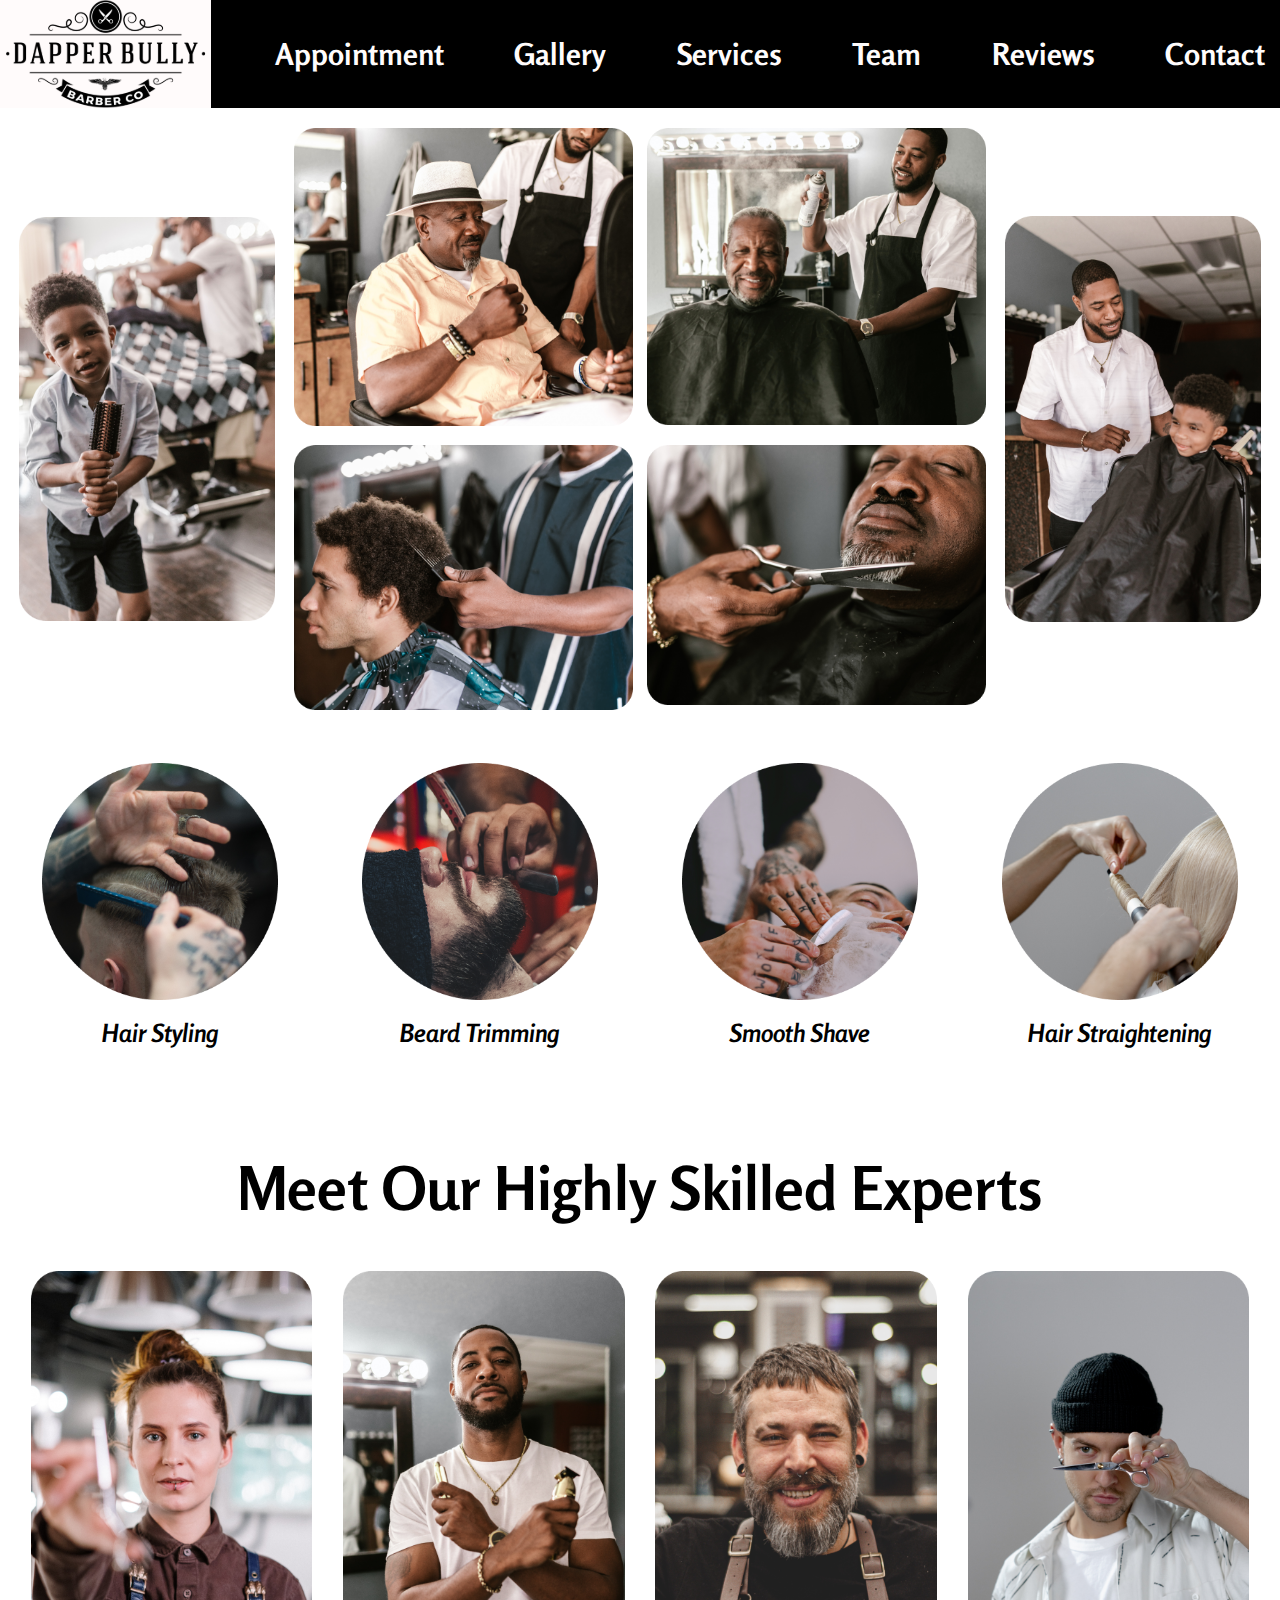
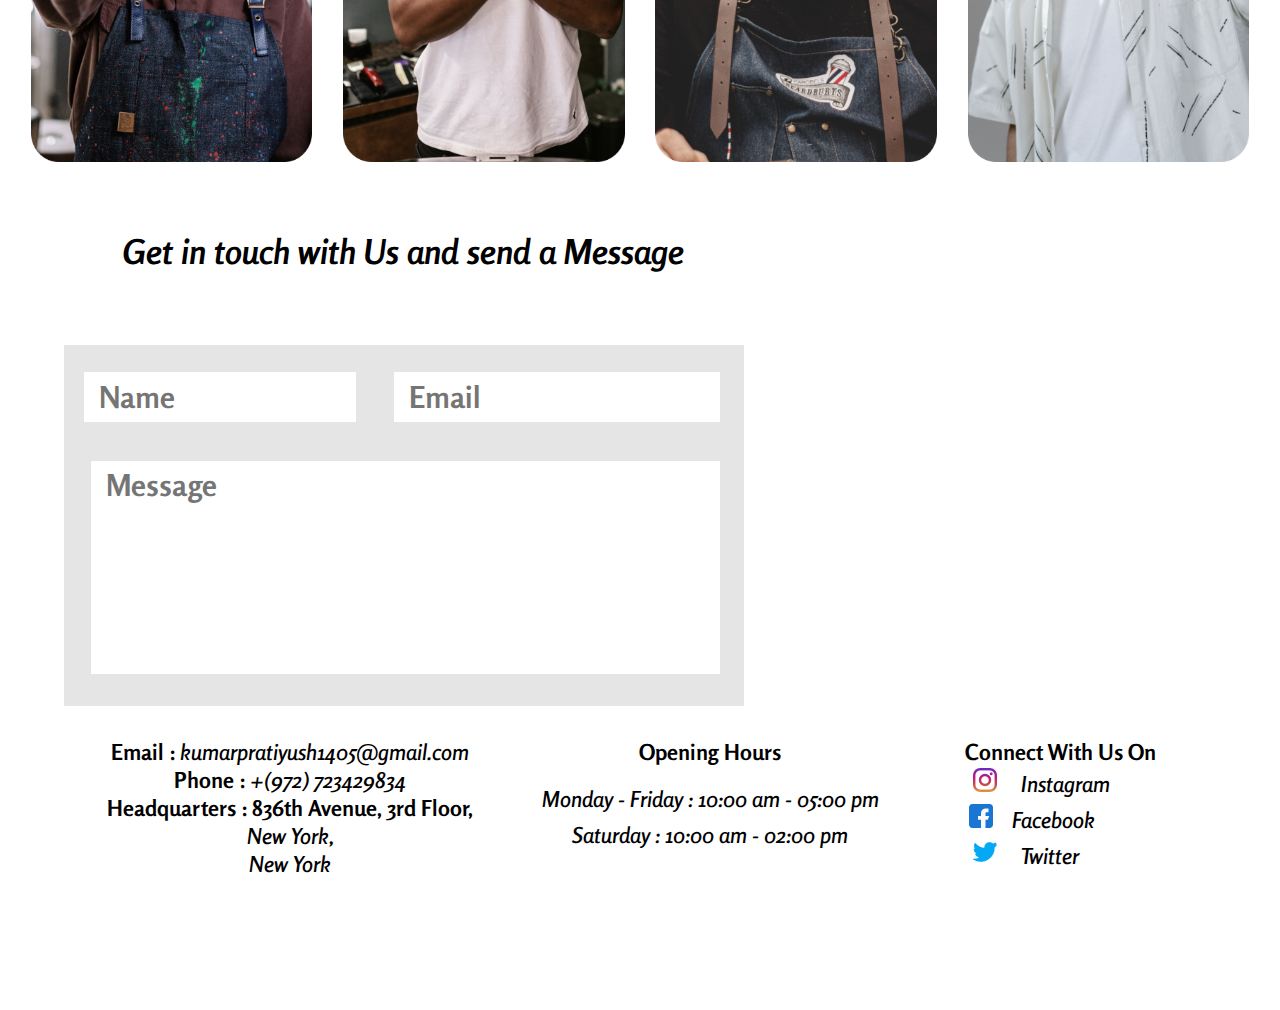
<file: index.html>
<!DOCTYPE html>
<html lang="en">
<head>
    <meta charset="UTF-8">
    <meta http-equiv="X-UA-Compatible" content="IE=edge">
    <meta name="viewport" content="width=device-width, initial-scale=1.0">
    <title>Barbershop</title>
    <link href="https://fonts.googleapis.com/css2?family=Rosario:ital,wght@1,700&display=swap" rel="stylesheet"> 
    <link href="https://fonts.googleapis.com/css2?family=Volkhov&display=swap" rel="stylesheet"> 
    <link rel="stylesheet" href="css/style.css">
    <link rel="icon" href="./images/3017846_day_leprechaun_patrick_st_icon.png">
</head>

<body>

   

    <div class="site-container">

<!----------------HEADER------------------------->

        <header>
            <div class="logo">
                <img src="./images/logo.svg" alt="logo">
            </div>
            <nav>
                <ul>
                    <li class="appointment">Appointment</li>
                    <a href="#gallery"><li class="gallery">Gallery</li></a>
                    <a href="#service"><li class="services">Services</li></a>
                    <a href="#team"><li class="team">Team</li></a>
                    <a href="#"><li class="reviews">Reviews</li></a>
                    <a href="#contact"><li class="contact">Contact</li></a>
                </ul>
            </nav>
        </header>

<!---------------------CONTAINER1---------------------->

     
        <div class="container1">

            <span id="gallery"></span>

            <div class="container1-column-left">
                <img src="./images/1.png" alt="img">
            </div>

            <div class="container1-column-center">

                <div class="column-center-row1">
                    <div class="column-center-img1">
                        <img src="./images/2.png" alt="img">
                    </div>
                    <div class="column-center-img2">
                        <img src="./images/3.png" alt="img">
                    </div>
                </div>

                <div class="column-center-row2">
                    <div class="column-center-img3">
                        <img src="./images/6.png" alt="img">
                    </div>
                    <div class="column-center-img4">
                        <img src="./images/5.png" alt="img">
                    </div>
                </div>

            </div>

            <div class="container1-column-right">
                <img src="./images/4.png" alt="img">
            </div>

        </div>



<!---------------------CONTAINER2-------------------->



        <div class="container2">

            <span id="service"></span>

            <div class="container2-services">

                <div class="container2-services-row1">
                    <figure class="hair-styling">
                        <img src="./images/hairstyling.png" alt="img">
                        <figcaption>Hair Styling</figcaption>
                    </figure>
                    <figure class="beard-trimming">
                        <img src="./images/beardtrimming.png" alt="img">
                        <figcaption>Beard Trimming</figcaption>
                    </figure>
                </div>

                <div class="container2-services-row2">
                    <figure class="smooth-shave">
                        <img src="./images/smoothshave.png" alt="img">
                        <figcaption>Smooth Shave</figcaption>
                    </figure>
                    <figure class="hair-straightening">
                        <img src="./images/hairstraightening.png" alt="img">
                        <figcaption>Hair Straightening</figcaption>
                    </figure>
                </div>
            </div>

            <div class="container2-barber">
                <img src="./images/barber.png" alt="img">
            </div>

        </div>

       


<!-------------------------CONTAINER3------------------->

       

        <div class="container3">

            <span id="team"></span>

            <div class="container3-title">
                <h2>Meet Our Highly Skilled Experts</h2>
            </div>

            <div class="experts">

                <div class="expert1">
                    <a href="./expert1/index.html">
                        <img src="./images/expert1.png" alt="img">
                    </a>
                    <div class="expert1-name">
                        <p>Meredith</p>
                    </div>
                </div>
                <div class="expert2">
                    <a href="./expert2/index.html">
                        <img src="./images/expert2.png" alt="img">
                    </a>
                    <div class="expert2-name">
                        <p>Jason</p>
                    </div>
                </div>
                <div class="expert3">
                    <a href="./expert3/index.html">
                        <img src="./images/expert3.png" alt="img">
                    </a>
                    <div class="expert3-name">
                        <p>Ryan</p>
                    </div>
                </div>
                <div class="expert4">
                    <a href="./expert4/index.html">
                        <img src="./images/expert4.png" alt="img">
                    </a>
                    <div class="expert4-name">
                        <p>James</p>
                    </div>
                </div>

            </div>

        </div>




<!-----------------------CONTAINER4------------------------>


       

        <div class="container4">

            <span id="reviews"></span>

            <div class="container4-content">

                <div class="connection-with-us">
                    <div class="container4-title">
                        <h2>Get in touch with Us and send a Message</h2>
                    </div>
                    <div class="registration">
                        <form>
                            <input type="text" placeholder="Name" class="registration-name">
                            <input type="email" placeholder="Email" class="registration-email">
                            <textarea name="message" placeholder="Message" class="registration-message"></textarea>
                        </form>
                    </div>
                </div>
                <div class="map">
                    <iframe src="https://www.google.com/maps/embed?pb=!1m10!1m8!1m3!1d163906.72612728205!2d14.139708497569163!3d50.0667609444416!3m2!1i1024!2i768!4f13.1!5e0!3m2!1sru!2sua!4v1667820427258!5m2!1sru!2sua" width="600" height="450" style="border:0;" allowfullscreen="" loading="lazy" referrerpolicy="no-referrer-when-downgrade"></iframe>
                </div>
            </div>



<!-- ------------------------FOOTER-------------------- -->


            
            <footer>

                <div class="contacts">
                    <p class="email-contact">
                        <span class="email-ohone-headquarters">Email :</span>
                        <a class="contact-link" href="mailto:kumarpratiyush1405@gmail.com">kumarpratiyush1405@gmail.com</a>
                    </p>
                    <p class="phone-contact">
                        <span class="email-ohone-headquarters">Phone :</span>
                        <a class="contact-link" href="tel:+(972) 723429834">+(972) 723429834</a>
                    </p>
                    <p class="headquarters">
                        <span class="email-ohone-headquarters">Headquarters :</span>
                        <span class="email-ohone-headquarters">836th Avenue, 3rd Floor,</span>
                        <p class="city">New York,</p>
                        <p class="city">New York</p>
                    </p>
                </div>



<!-- --------------------------OPENING-HOURS----------------------------- -->



                <div class="opening-hours">
                    <h3>Opening Hours</h3>
                    <p> <span class="opening-day">Monday</span> - <span class="opening-day">Friday</span> : <span class="time">10:00</span> am - <span class="time">05:00</span> pm</p>
                    <p> <span class="opening-day">Saturday</span> : <span class="time">10:00</span> am - <span class="time">02:00</span> pm</p>
                </div>


<!-- ------------------------CONTACT-WITH-US-ON------------------------ -->


                <div id="contact" class="contact-with-us-on">
                    <h3>Connect With Us On</h3>
                    <div class="social-networks">
                        <div class="instagram">
                            <a href="https://www.instagram.com/">
                                <img src="./images/instagram.png" alt="img">
                                <span>Instagram</span>
                            </a>
                        </div>
                        <div class="facebook">
                            <a href="https://www.facebook.com/">
                                <img src="./images/facebook.png" alt="img">
                                <span>Facebook</span>
                            </a>
                        </div>
                        <div class="twitter">
                            <a href="https://twitter.com/">
                                <img src="./images/twitter.png" alt="img">
                                <span>Twitter</span>
                            </a>
                        </div>
                    </div>
                </div>
            </footer>
        </div>

    </div>
   
</body>

</html>
</file>
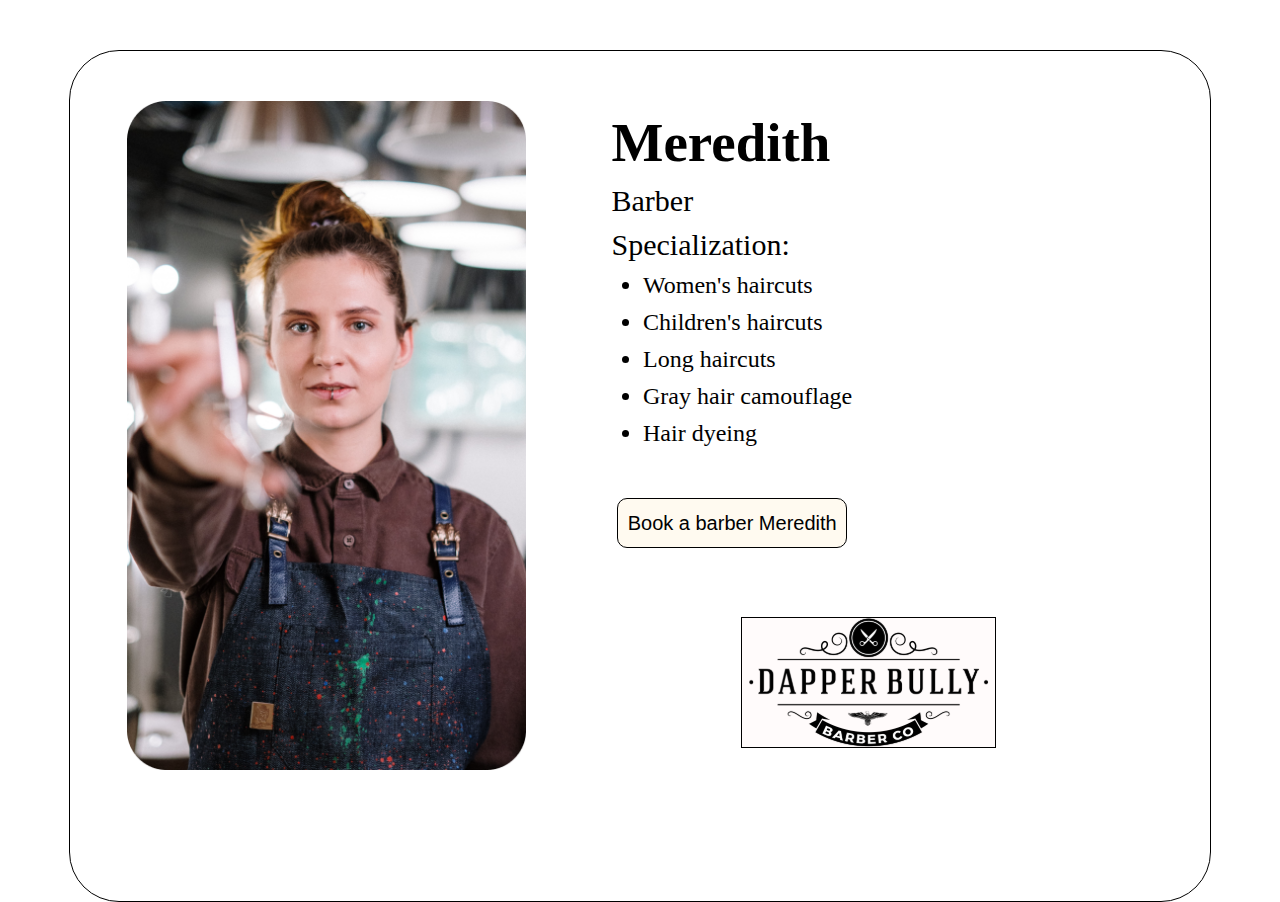
<file: expert1/index.html>
<!DOCTYPE html>
<html lang="en">
<head>
    <meta charset="UTF-8">
    <meta http-equiv="X-UA-Compatible" content="IE=edge">
    <meta name="viewport" content="width=device-width, initial-scale=1.0">
    <title>Barber Meredith</title>
    <link rel="stylesheet" href="./css/style.css">
</head>

<body>

    <section>

        <div class="expert-photo">
            <img src="./images/expert1.png" alt="img">
        </div>

        <div class="about-expert">

            <div class="expert-name">
                <p>Meredith</p>
            </div>

            <p class="barber">Barber</p>

            <div class="barber-specialization">
                <p>Specialization:</p>
                <ul>
                    <li>Women's haircuts</li>
                    <li>Children's haircuts</li>
                    <li>Long haircuts</li>
                    <li>Gray hair camouflage</li>
                    <li>Hair dyeing</li>
                </ul>
            </div>

            <div class="site-logo">
                <img src="./images/logo.svg" alt="img">
            </div>
            
            <input type="button" value="Book a barber Meredith" class="reservation">


        </div>

      

    </section>
    

</body>

</html>
</file>
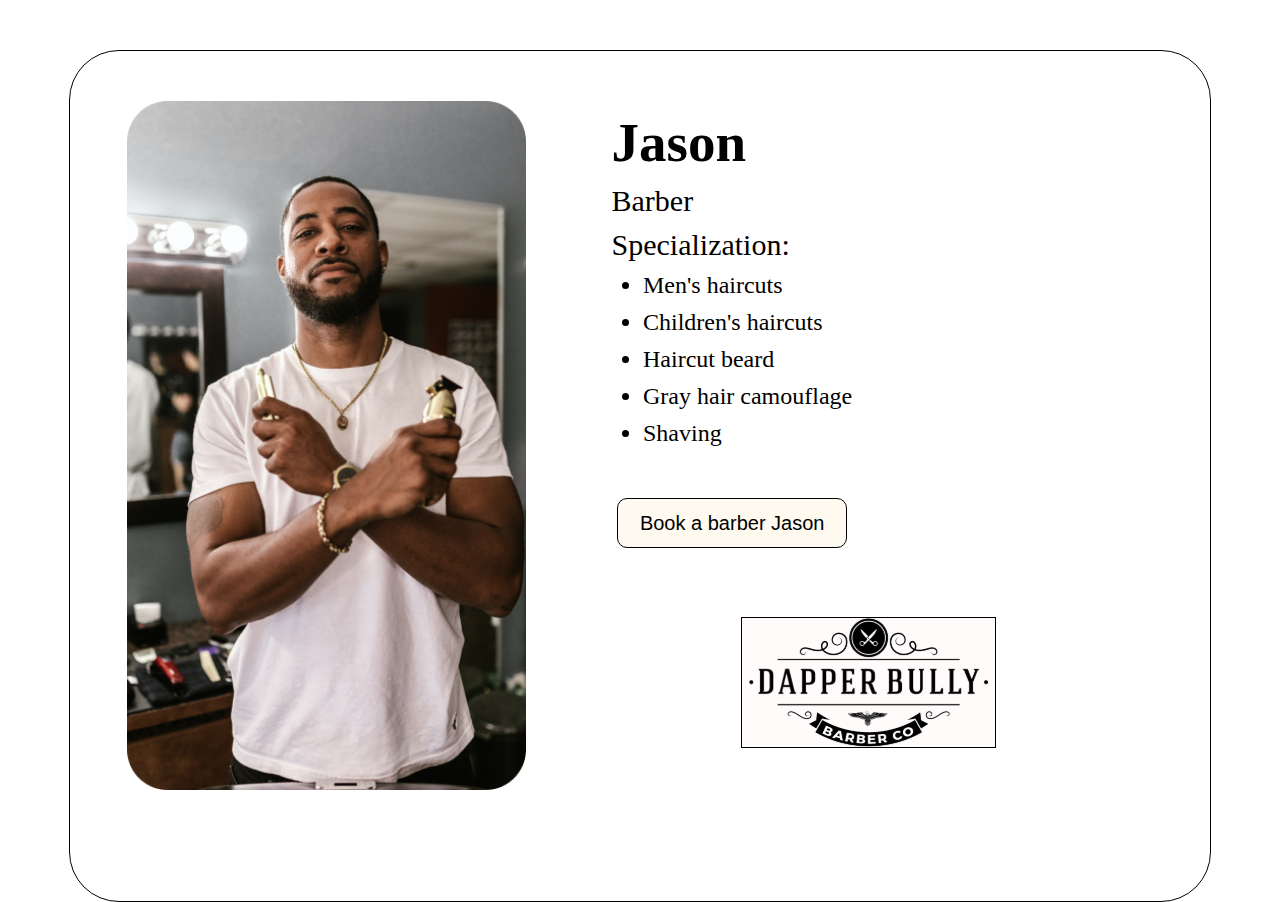
<file: expert2/index.html>
<!DOCTYPE html>
<html lang="en">
<head>
    <meta charset="UTF-8">
    <meta http-equiv="X-UA-Compatible" content="IE=edge">
    <meta name="viewport" content="width=device-width, initial-scale=1.0">
    <title>Barber Jason</title>
    <link rel="stylesheet" href="./css/style.css">
</head>

<body>

    <section>

        <div class="expert-photo">
            <img src="./images/expert2.png" alt="img">
        </div>

        <div class="about-expert">

            <div class="expert-name">
                <p>Jason</p>
            </div>

            <p class="barber">Barber</p>

            <div class="barber-specialization">
                <p>Specialization:</p>
                <ul>
                    <li>Men's haircuts</li>
                    <li>Children's haircuts</li>
                    <li>Haircut beard</li>
                    <li>Gray hair camouflage</li>
                    <li>Shaving</li>
                </ul>
            </div>

            <div class="site-logo">
                <img src="./images/logo.svg" alt="img">
            </div>
            
            <input type="button" value="Book a barber Jason" class="reservation">


        </div>

      

    </section>
    

</body>

</html>
</file>
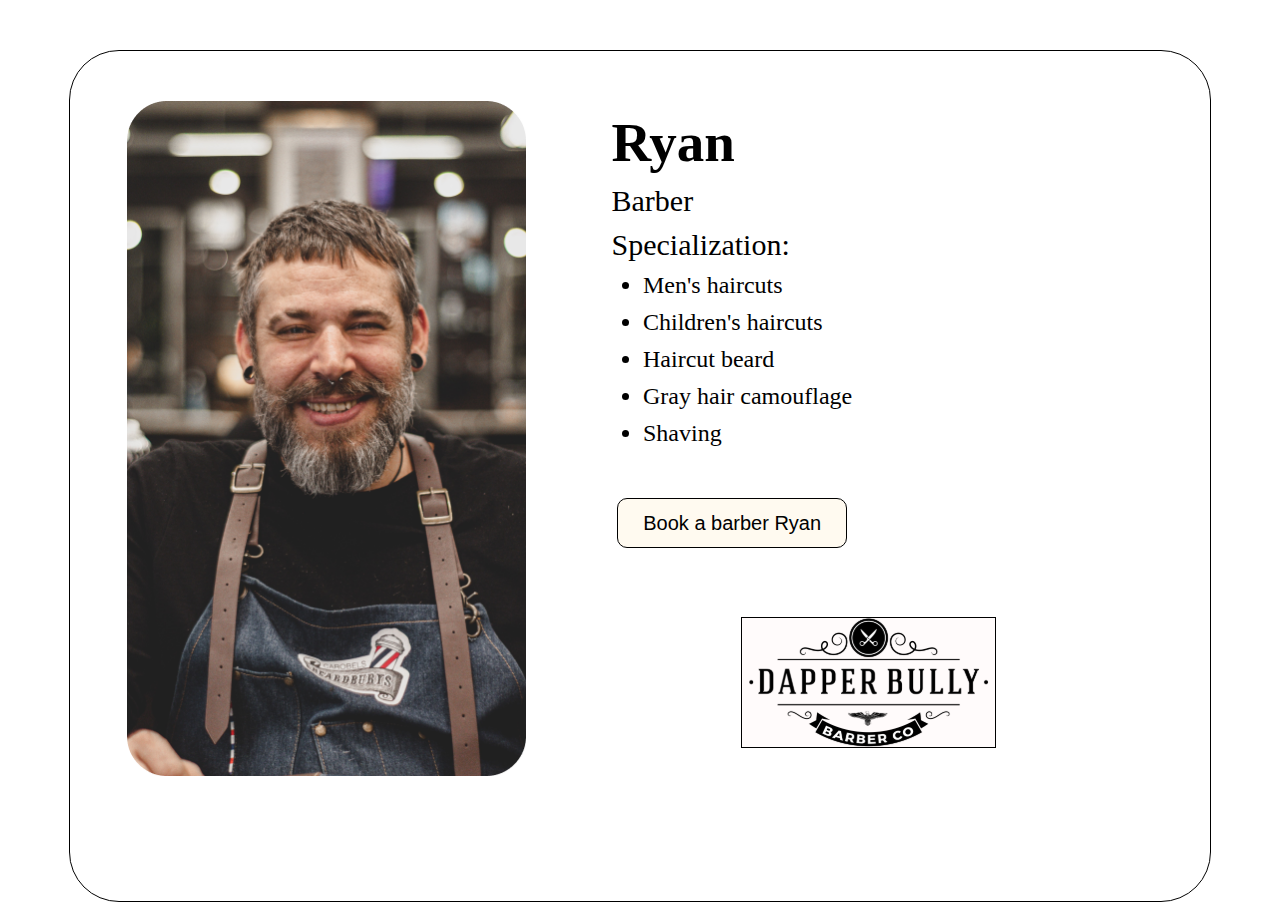
<file: expert3/index.html>
<!DOCTYPE html>
<html lang="en">
<head>
    <meta charset="UTF-8">
    <meta http-equiv="X-UA-Compatible" content="IE=edge">
    <meta name="viewport" content="width=device-width, initial-scale=1.0">
    <title>Barber Ryan</title>
    <link rel="stylesheet" href="./css/style.css">
</head>

<body>

    <section>

        <div class="expert-photo">
            <img src="./images/expert3.png" alt="img">
        </div>

        <div class="about-expert">

            <div class="expert-name">
                <p>Ryan</p>
            </div>

            <p class="barber">Barber</p>

            <div class="barber-specialization">
                <p>Specialization:</p>
                <ul>
                    <li>Men's haircuts</li>
                    <li>Children's haircuts</li>
                    <li>Haircut beard</li>
                    <li>Gray hair camouflage</li>
                    <li>Shaving</li>
                </ul>
            </div>

            <div class="site-logo">
                <img src="./images/logo.svg" alt="img">
            </div>
            
            <input type="button" value="Book a barber Ryan" class="reservation">


        </div>

      

    </section>
    

</body>

</html>
</file>
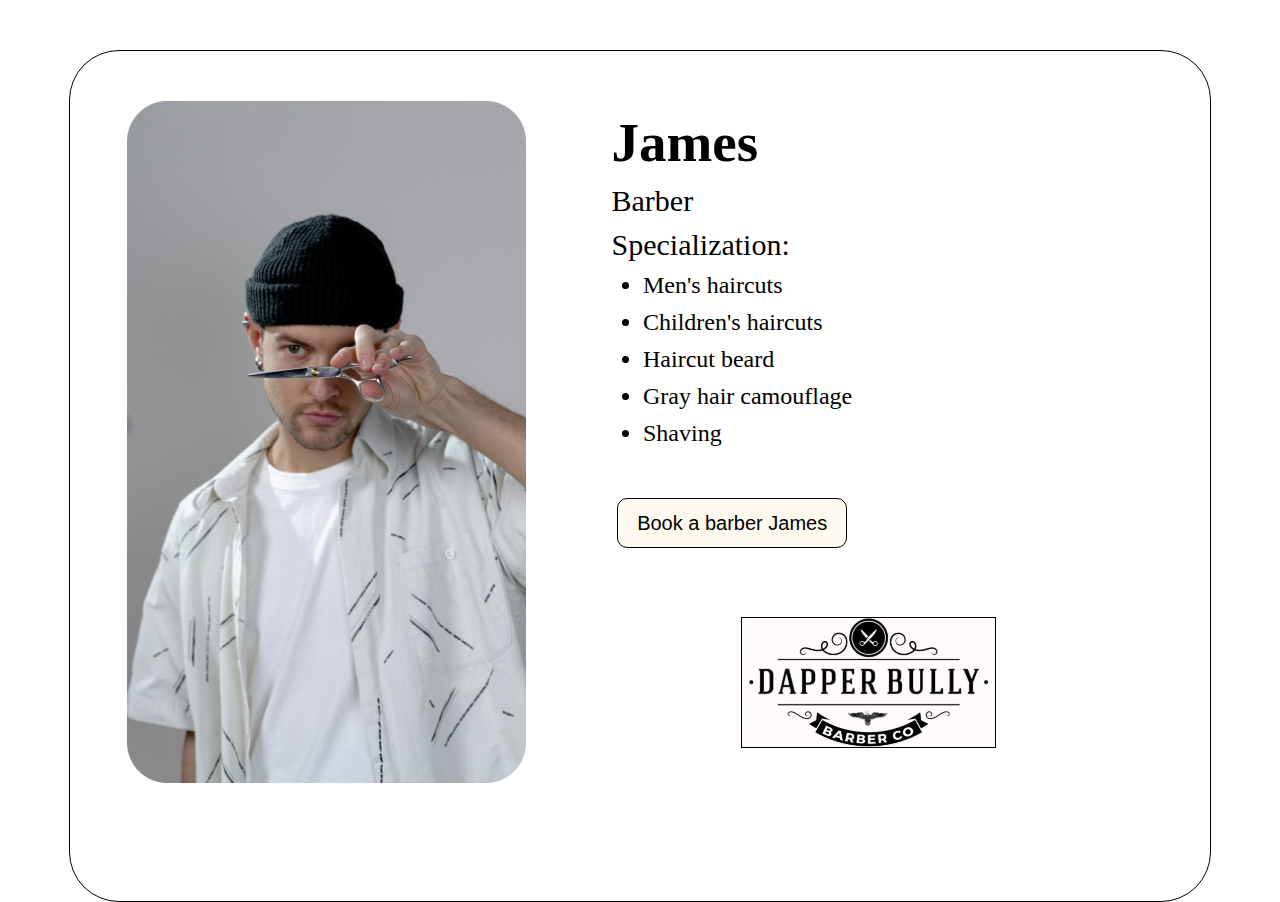
<file: expert4/index.html>
<!DOCTYPE html>
<html lang="en">
<head>
    <meta charset="UTF-8">
    <meta http-equiv="X-UA-Compatible" content="IE=edge">
    <meta name="viewport" content="width=device-width, initial-scale=1.0">
    <title>Barber James</title>
    <link rel="stylesheet" href="./css/style.css">
</head>

<body>

    <section>

        <div class="expert-photo">
            <img src="./images/expert4.png" alt="img">
        </div>

        <div class="about-expert">

            <div class="expert-name">
                <p>James</p>
            </div>

            <p class="barber">Barber</p>

            <div class="barber-specialization">
                <p>Specialization:</p>
                <ul>
                    <li>Men's haircuts</li>
                    <li>Children's haircuts</li>
                    <li>Haircut beard</li>
                    <li>Gray hair camouflage</li>
                    <li>Shaving</li>
                </ul>
            </div>

            <div class="site-logo">
                <img src="./images/logo.svg" alt="img">
            </div>
            
            <input type="button" value="Book a barber James" class="reservation">


        </div>

      

    </section>
    

</body>

</html>
</file>
<file: css/style.css>
body {
    margin: 0;
}

.site-container {
    max-width: 1920px;
    /* background-color: lightgoldenrodyellow; */
    margin: 0 auto;
    background-color: white;
}



/* ----------------HEADER-------------------- */




header {
    width: 100%;
    height: 11.95vh;
    background-color: black;
    display: flex;
    justify-content: space-between;
    align-items: center;
    position: sticky;
    top: 0;
    z-index: 2;
}

.logo {
    height: 100%;
}

.logo img {
    height: 100%;
}

nav {
    width: 990px;
    height: 55px;
    margin-right: 15px;
}

nav ul {
    display: flex;
    justify-content: space-between;
    padding: 0;
    margin: 0;
}

nav ul a {
    text-decoration: none;
}

nav li {
    list-style-type: none;
    font-family: 'Rosario', sans-serif;
    font-weight: 700;
    font-size: 36px;
    line-height: 44px;
    color: #FFFCFC;
    padding-top: 5.5px;
}

nav li:hover {
    cursor: pointer;
    color: lightgray;
}




/* ------------------CONTAINER1---------------- */




.container1 {
    width: 100%;
    height: 88.05vh;
    display: flex;
    justify-content: space-between;
    align-items: center;
    position: relative;
}

.container1-column-left {
    width: 370px;
    height: 583px;
    margin-left: 45px;
    animation-name: boxtraffic1;
    animation-duration: 2s;
    animation-timing-function: linear;
}

@keyframes boxtraffic1 {
    from {
        transform: translateX(-150%);
    }
    to {
        transform: translateX(0%);  
    }
}

.container1-column-center {
    width: 963px;
    height: 816px;
}

.column-center-row1 {
    width: 963px;
    height: 410px;
    display: flex;
    justify-content: space-between;
}

.column-center-img1 {
    width: 465px;
    height: 410px;
    animation-name: boxtraffic3;
    animation-duration: 1s;
    animation-timing-function: linear;
}

@keyframes boxtraffic3 {
    from {
        transform: translateX(-200%);
    }
    to {
        transform: translateX(0%);  
    }
}

.column-center-img2 {
    width: 467px;
    height: 410px;
    animation-name: boxtraffic4;
    animation-duration: 1s;
    animation-timing-function: linear;
}

@keyframes boxtraffic4 {
    from {
        transform: translateX(200%);
    }
    to {
        transform: translateX(0%);  
    }
}

.column-center-row2 {
    width: 963px;
    height: 364px;
    display: flex;
    justify-content: space-between;
    margin-top: 42px;
}

.column-center-img3 {
    width: 465px;
    height: 364px;
    animation-name: boxtraffic3;
    animation-duration: 1s;
    animation-timing-function: linear;
}

@keyframes boxtraffic3 {
    from {
        transform: translateX(-200%);
    }
    to {
        transform: translateX(0%);  
    }
}

.column-center-img4 {
    width: 475px;
    height: 364px;
    animation-name: boxtraffic4;
    animation-duration: 1s;
    animation-timing-function: linear;
}

@keyframes boxtraffic4 {
    from {
        transform: translateX(200%);
    }
    to {
        transform: translateX(0%);  
    }
}

.container1-column-right {
    width: 367px;
    height: 583px;
    margin-right: 45px;
    animation-name: boxtraffic4;
    animation-duration: 2s;
    animation-timing-function: linear;
}

@keyframes boxtraffic4 {
    from {
        transform: translateX(150%);
    }
    to {
        transform: translateX(0%);  
    }
}





/* -----------CONTAINER2------------------- */





.container2 {
    height: 88.05vh;
    display: flex;
    position: relative;
    width: 100%;
}

.container2-services {
    width: 975px;
    height: 88.05vh;
    background-color: white
}

.container2-services-row1 {
    width: 975px;
    height: 44.025vh;
    display: flex;
    justify-content: space-around;
    align-items: center;
}

figure {
    margin: 0;
}

figcaption {
    font-family: 'Rosario';
    font-style: italic;
    font-weight: 700;
    font-size: 48px;
    line-height: 58px;
    text-align: center;
    color: #000000;
}

/* .hair-styling {
    animation-name: boxmoving-hair-styling;
    animation-duration: 10s;
    animation-timing-function: linear;
    position: relative;
    animation-iteration-count: infinite;
} */

/* @keyframes boxmoving-hair-styling {
    0% {
      left: 0;
      top: 0;  
    }

    25% {
        left: 487px;
        top: 0;
    }

    50% {
        left: 487px;
        top: 478px;
    }

    75% {
        left: 0;
        top: 478px; 
    }

    100% {
        left: 0;
        top: 0; 
    }
} */

/* .beard-trimming {
    animation-name: boxmoving-beard-trimming;
    animation-duration: 10s;
    animation-timing-function: linear;
    position: relative;
    animation-iteration-count: infinite;
} */

/* @keyframes  boxmoving-beard-trimming {
    0% {
      left: 0;
      top: 0;  
    }

    25% {
        left: 0;
        top: 478px;
    }

    50% {
        left: -487px;
        top: 478px;
    }

    75% {
        left: -487px;
        top: 0; 
    }

    100% {
        left: 0px;
        top: 0px; 
    }
} */

.container2-services-row2 {
    width: 975px;
    height: 44.025vh;
    display: flex;
    justify-content: space-around;

    align-items: center;
}

/* .smooth-shave {
    animation-name: boxmoving-smooth-shave;
    animation-duration: 10s;
    animation-timing-function: linear;
    position: relative;
    animation-iteration-count: infinite;
}

@keyframes  boxmoving-smooth-shave {
    0% {
      left: 0;
      top: 0;  
    }

    25% {
        left: 0;
        top: -478px;
    }

    50% {
        left: 487px;
        top: -478px;
    }

    75% {
        left: 487px;
        top: 0; 
    }

    100% {
        left: 0px;
        top: 0px; 
    }
} */

/* .hair-straightening {
    animation-name: boxmoving-hair-straightening;
    animation-duration: 10s;
    animation-timing-function: linear;
    position: relative;
    animation-iteration-count: infinite;
}

@keyframes  boxmoving-hair-straightening {
    0% {
      left: 0;
      top: 0;  
    }

    25% {
        left: -487px;
        top: 0px;
    }

    50% {
        left: -487px;
        top: -478px;
    }

    75% {
        left: 0px;
        top: -487px; 
    }

    100% {
        left: 0px;
        top: 0px; 
    }
} */


.container2-barber {
    width: 945px;
    height: 88.05vh;
}

.container2-barber img {
    width: 945px;
    height: 88.05vh;
}




/* -----------------CONTAINER3---------------- */




.container3 {
    height: 88.05vh;
    position: relative;
}

.container3-title {
    width: 1787px;
    height: 187px;
    margin: 0px auto 50px;
}

.container3-title h2 {
    font-family: 'Rosario';
    font-style: normal;
    font-weight: 700;
    font-size: 96px;
    line-height: 116px;
    text-align: center;
    color: #000000;
    margin: 0;
    padding-top: 30px;
}

.experts {
    width: 100%;
    height: 677px;
    display: flex;
    justify-content: space-evenly;
}

.expert1 {
    width: 404px;
    height: 677px;
    position: relative;
}

.expert1-name {
    width: 100%;
    height: 0px;
    overflow: hidden;
    background-color: rgba(163, 83, 10, 0.7);
    border-bottom-left-radius: 40px;
    border-bottom-right-radius: 40px;
    position: absolute;
    bottom: 0;
    text-align: center;
    transition: all 0.5s;
}

.expert1:hover .expert1-name {
    height: 155px;
    border-bottom-left-radius: 40px;
    border-bottom-right-radius: 40px;
}

.experts:hover > div {
    filter: brightness(60%);
    transition: 0.5s;
}

.experts:hover > div:hover {
    filter: brightness(100%);
    transition: 0.5s;
}

.expert1-name p {
    font-family: 'Volkhov';
    font-style: normal;
    font-weight: 400;
    font-size: 48px;
    line-height: 62px;
    color: #FFFAFA;
}

.expert2 {
    width: 392px;
    height: 677px;
    position: relative;
}

.expert2-name {
    width: 100%;
    height: 0px;
    overflow: hidden;
    background-color: rgba(163, 83, 10, 0.7);
    border-bottom-left-radius: 40px;
    border-bottom-right-radius: 40px;
    position: absolute;
    bottom: 0;
    text-align: center;
    transition: all 0.5s;
}

.expert2-name p {
    font-family: 'Volkhov';
    font-style: normal;
    font-weight: 400;
    font-size: 48px;
    line-height: 62px;
    color: #FFFAFA;
}

.expert2:hover .expert2-name {
    height: 155px;
    border-bottom-left-radius: 40px;
    border-bottom-right-radius: 40px;
}

.expert3 {
    width: 400px;
    height: 677px;
    position: relative;
}

.expert3-name {
    width: 100%;
    height: 0px;
    overflow: hidden;
    background-color: rgba(163, 83, 10, 0.7);
    border-bottom-left-radius: 40px;
    border-bottom-right-radius: 40px;
    position: absolute;
    bottom: 0;
    text-align: center;
    transition: all 0.5s;
}

.expert3-name p {
    font-family: 'Volkhov';
    font-style: normal;
    font-weight: 400;
    font-size: 48px;
    line-height: 62px;
    color: #FFFAFA;
}

.expert3:hover .expert3-name {
    height: 155px;
    border-bottom-left-radius: 40px;
    border-bottom-right-radius: 40px;
}

.expert4 {
    width: 396px;
    height: 677px;
    position: relative;
}

.expert4-name {
    width: 100%;
    height: 0px;
    overflow: hidden;
    background-color: rgba(163, 83, 10, 0.7);
    border-bottom-left-radius: 40px;
    border-bottom-right-radius: 40px;
    position: absolute;
    bottom: 0;
    text-align: center;
    transition: all 0.5s;
}

.expert4-name p {
    font-family: 'Volkhov';
    font-style: normal;
    font-weight: 400;
    font-size: 48px;
    line-height: 62px;
    color: #FFFAFA;
}

.expert4:hover .expert4-name {
    height: 155px;
    border-bottom-left-radius: 40px;
    border-bottom-right-radius: 40px;
}




/* ------------------CONTAINER4--------------- */




.container4 {
    height: 88.05vh;
    padding-top: 50px;
    position: relative;
}

.container4-content {
    width: 1600px;
    height: 590px;
    margin: 0 auto;
    display: flex;
    justify-content: space-between;
    margin-bottom: 100px;
}

.container4-title {
    width: 798px;
    height: 173px;
    margin-bottom: 17px;
}

.container4-title h2 {
    font-family: 'Rosario';
    font-style: italic;
    font-weight: 700;
    font-size: 64px;
    line-height: 78px;
    text-align: center;
    color: #000000;
    margin: 0;
}

.registration {
    width: 936px;
    height: 400px;
    background-color: #E5E5E5;
    padding-top: 35px;
    box-sizing: border-box;
}

.registration-name {
    width: 380px;
    height: 80px;
    background-color: #FFFFFF;
    font-family: 'Rosario';
    font-style: normal;
    font-weight: 700;
    font-size: 36px;
    line-height: 44px;
    color: rgba(0, 0, 0, 0.5);
    margin-left: 25px;
    border: none;
    padding-left: 15px;
    box-sizing: border-box;
}

.registration-email {
    width: 452px;
    height: 80px;
    background-color: #FFFFFF;
    font-family: 'Rosario';
    font-style: normal;
    font-weight: 700;
    font-size: 36px;
    line-height: 44px;
    color: rgba(0, 0, 0, 0.5);
    border: none;
    padding-left: 15px;
    box-sizing: border-box;
    margin-left: 45px;
    margin-bottom: 45px;
}

input {
    outline: none;
}

.registration-message {
    font-family: 'Rosario';
    font-style: normal;
    font-weight: 700;
    font-size: 36px;
    line-height: 44px;
    color: rgba(0, 0, 0, 0.5);
    width: 863px;
    height: 209px;
    margin-left: 25px;
    padding-left: 15px;
    border: none;
}

textarea {
    resize: none;
    outline: none;
}

.map {
    width: 626px;
    height: 570px;
    margin-top: 20px;
}

iframe {
    width: 626px;
    height: 570px;
}

footer {
    width: 1600px;
    height: 187px;
    margin: 0 auto;
    display: flex;
    justify-content: space-between;
}

.contacts {
    width: 565px;
    height: 187px;
    text-align: center;
}

.email-contact {
    margin: 0;
    margin-top: 5px;
}

.email-ohone-headquarters {
    font-family: 'Rosario';
    font-style: normal;
    font-weight: 700;
    font-size: 30px;
    line-height: 36px;
    color: #000000;
}

.contact-link {
    font-family: 'Rosario';
    font-style: italic;
    font-weight: 600;
    font-size: 30px;
    line-height: 36px;
    color: #000000;
    margin: 0;
    text-decoration: none;
}

.phone-contact {
    margin: 0;
}

.headquarters {
    margin: 0;
}

.city {
    margin: 0;
    font-family: 'Rosario';
    font-style: italic;
    font-weight: 600;
    font-size: 30px;
    line-height: 36px;
    color: #000000;
}





/* -------------OPENING-HOURS--------------- */





.opening-hours {
    width: 485px;
    height: 187px;
    text-align: center;
}

.opening-hours h3 {
    font-family: 'Rosario';
    font-style: normal;
    font-weight: 700;
    font-size: 30px;
    line-height: 36px;
    text-align: center;
    color: #000000;
    margin: 0;
    margin-top: 5px;
    margin-bottom: 35px;
}

.opening-hours p {
    font-family: 'Rosario';
    font-style: italic;
    font-weight: 600;
    font-size: 30px;
    line-height: 36px;
    color: #000000;
    margin: 0;
}



/* --------------CONTACT-WITH-US-ON------------ */



.contact-with-us-on {
    width: 390px;
    height: 187px;
    text-align: center;
}

.contact-with-us-on h3 {
    font-family: 'Rosario';
    font-style: normal;
    font-weight: 700;
    font-size: 30px;
    line-height: 36px;
    text-align: center;
    color: #000000;
    margin: 0;
    margin-top: 5px;
}

.social-networks {
    width: 175px;
    height: 111px;
    margin: 0 auto;
    text-align: left;
}

.social-networks a {
    text-decoration: none;
}

.instagram span {
    margin-left: 20px;
}

.facebook span {
    margin-left: 15px;
}

.facebook img {
    margin-left: -4px;
}

.twitter span {
    margin-left: 20px;
}

span {
    font-family: 'Rosario';
    font-style: italic;
    font-weight: 600;
    font-size: 30px;
    line-height: 36px;
    text-align: center;
    color: #000000;
}


#gallery, 
#service,
#team {
    top: -11.95vh;
    position: absolute;
}








/* ------------МЕДИА ЗАПРОСЫ-------------- */








@media screen and (max-width: 1919px) {
    .site-container {
        max-width: 1620px;
    }


    /* --------CONTAINER1------- */



    .container1-column-left {
        width: 20%;   
        margin-left: 1%;
        height: auto;
        animation-duration: 1s;
    }

    .container1-column-left img {
        width: 100%;
        height: 100%;
    }

    .container1-column-center {
        width: 56%;
    }

    .column-center-row1 {
        width: 100%;
    }
    
    .column-center-img1 {
        width: 49%;
    }

    .column-center-img1 img {
        width: 100%;
        height: 100%;
    }

    .column-center-img2 {
        width: 49%;
    }

    .column-center-img2 img {
        width: 100%;
        height: 100%;
    }

    .column-center-row2 {
        width: 100%;
    }

    .column-center-img3 {
        width: 49%;
    }

    .column-center-img3 img {
        width: 100%;
        height: 100%;
    }

    .column-center-img4 {
        width: 49%;
    }

    .column-center-img4 img {
        width: 100%;
        height: 100%;
    }

    .container1-column-right {
        width: 20%;
        margin-right: 1%;
        height: auto;
        animation-duration: 1s;
    }

    .container1-column-right img {
        width: 100%;
        height: 100%;
    }


    /*---------CONTAINER2---------- */


    .container2-services {
        width: 51%;
    }

    .container2-services-row1 {
        width: 100%;
    }

    .hair-styling {
       width: 37%;
    }

    .hair-styling img {
        width: 100%;
    }

    figcaption {
        font-size: 40px; 
    }

    /* @keyframes boxmoving-hair-styling {
        0% {
          left: 0;
          top: 0;  
        }
    
        25% {
            left: 410px;
            top: 0;
        }
    
        50% {
            left: 410px;
            top: 478px;
        }
    
        75% {
            left: 0;
            top: 478px; 
        }
    
        100% {
            left: 0;
            top: 0; 
        }
    } */

    .beard-trimming {
        width: 37%;
    }

    /* @keyframes  boxmoving-beard-trimming {
        0% {
          left: 0;
          top: 0;  
        }
    
        25% {
            left: 0;
            top: 478px;
        }
    
        50% {
            left: -410px;
            top: 478px;
        }
    
        75% {
            left: -410px;
            top: 0; 
        }
    
        100% {
            left: 0px;
            top: 0px; 
        }
    } */

    .beard-trimming img {
        width: 100%;
    }

    .container2-services-row2 {
        width: 100%;
    }

    .smooth-shave {
        width: 37%;
    }

    .smooth-shave img {
        width: 100%;
    }

    /* @keyframes  boxmoving-smooth-shave {
        0% {
          left: 0;
          top: 0;  
        }
    
        25% {
            left: 0;
            top: -478px;
        }
    
        50% {
            left: 410px;
            top: -478px;
        }
    
        75% {
            left: 410px;
            top: 0; 
        }
    
        100% {
            left: 0px;
            top: 0px; 
        }
    } */

    .hair-straightening {
        width: 37%;
    }

    .hair-straightening img {
        width: 100%;
    }

    /* @keyframes  boxmoving-hair-straightening {
        0% {
          left: 0;
          top: 0;  
        }
    
        25% {
            left: -410px;
            top: 0px;
        }
    
        50% {
            left: -410px;
            top: -478px;
        }
    
        75% {
            left: 0px;
            top: -487px; 
        }
    
        100% {
            left: 0px;
            top: 0px; 
        }
    } */

    .container2-barber {
        width: 49%
    }

    .container2-barber img {
        width: 100%;
    }

     /*---------CONTAINER3---------- */


     .container3-title h2 {
        font-size: 90px;
    }

    .experts {
        width: 100%;
        height: 620px;
    }

    .expert1 {
        width: 22%;
        height: 100%;
    }

    .expert1 img {
        width: 100%;
        height: 100%;
    }

    .expert2 {
        width: 22%;
        height: 100%;
    }

    .expert2 img {
        width: 100%;
        height: 100%;
    }

    .expert3 {
        width: 22%;
        height: 100%;
    }

    .expert3 img {
        width: 100%;
        height: 100%;
    }

    .expert4 {
        width: 22%;
        height: 100%;
    }

    .expert4 img {
        width: 100%;
        height: 100%;
    }


/*---------CONTAINER4---------- */



    .container4-content {
        width: 90%;
    }

    .connection-with-us {
        width: 59%;
    }

    .registration {
        width: 100%;
    }

    .map {
        width: 39%;
    }

    iframe {
        width: 100%;
    }

    .registration-name {
        width: 40%;
        margin-left: 3%;
    }

    .registration-email {
        width: 48%;
        margin-left: 5%;
    }

    .registration-message {
        width: 92%;
    }

}





/* --------------1620px----------------- */

    



@media screen and (max-width: 1619px) {

    .site-container {
        width: 100%;
        margin: 0 auto;
    }

    nav {
        margin-left: 15px;
    }

    nav li {
        font-size: 30px;
    }



/* ---------------CONTAINER1-------------- */



    .container1-column-left {
        margin-left: 1.5%;
    }

    .container1-column-center {
        width: 54%;
        height: auto;
    }

    .column-center-row1 {
        width: 100%;
        height: auto;
    }
    
    .column-center-img1 {
        width: 49%;
        height: 100%;
    }

    .column-center-img2 {
        width: 49%;
        height: 100%;
    }

    .column-center-row2 {
        height: auto;
        margin-top: 15px;
    }

    .column-center-img3 {
        width: 49%;
        height: 100%;
    }

    .column-center-img4 {
        width: 49%;
        height: 100%;
    }

    .container1-column-right {
        margin-right: 1.5%;
    }



 /* ----------------CONTAINER2---------- */



    .hair-styling {
        width: 37%;
    }

    figcaption {
        font-size: 25px; 
    }

    /* @keyframes boxmoving-hair-styling {
        0% {
          left: 0;
          top: 0;  
        }
    
        25% {
            left: 250px;
            top: 0;
        }
    
        50% {
            left: 250px;
            top: 280px;
        }
    
        75% {
            left: 0;
            top: 280px; 
        }
    
        100% {
            left: 0;
            top: 0; 
        }
    } */

    .beard-trimming {
        width: 37%;
    }

    /* @keyframes  boxmoving-beard-trimming {
        0% {
          left: 0;
          top: 0;  
        }
    
        25% {
            left: 0;
            top: 280px;
        }
    
        50% {
            left: -250px;
            top: 280px;
        }
    
        75% {
            left: -250px;
            top: 0; 
        }
    
        100% {
            left: 0px;
            top: 0px; 
        }
    } */

    .smooth-shave {
        width: 37%;
    }

    /* @keyframes  boxmoving-smooth-shave {
        0% {
          left: 0;
          top: 0;  
        }
    
        25% {
            left: 0;
            top: -280px;
        }
    
        50% {
            left: 250px;
            top: -280px;
        }
    
        75% {
            left: 250px;
            top: 0; 
        }
    
        100% {
            left: 0px;
            top: 0px; 
        }
    } */

    .hair-straightening {
        width: 37%;
    }

    /* @keyframes  boxmoving-hair-straightening {
        0% {
          left: 0;
          top: 0;  
        }
    
        25% {
            left: -250px;
            top: 0px;
        }
    
        50% {
            left: -250px;
            top: -280px;
        }
    
        75% {
            left: 0px;
            top: -280px; 
        }
    
        100% {
            left: 0px;
            top: 0px; 
        }
    } */

   

/* ------------CONTAINER3----------------- */


    .container3-title {
        width: 93%;
        height: auto;
        margin: 0px auto 25px;
    }

    .container3-title h2 {
        font-size: 60px;
        padding-top: 20px;
    }

    .experts {
        height: auto;
    }

    .expert1 {
        width: 22%;
        height: auto;
    }

    .expert1-name p {
        margin: 0;
        font-size: 30px;
    }

    .expert1-name {
        display: flex;
        justify-content: center;
        align-items: center;
    }

    .expert1:hover .expert1-name {
        height: 23%;
    }

    .expert2 {
        width: 22%;
        height: auto;
    }

    .expert2-name p {
        margin: 0;
        font-size: 30px;
    }

    .expert2-name {
        display: flex;
        justify-content: center;
        align-items: center;
    }

    .expert2:hover .expert2-name {
        height: 23%;
    }

    .expert3 {
        width: 22%;
        height: auto;
    }

    .expert3-name p {
        margin: 0;
        font-size: 30px;
    }

    .expert3-name {
        display: flex;
        justify-content: center;
        align-items: center;
    }

    .expert3:hover .expert3-name {
        height: 23%;
    }

    .expert4 {
        width: 22%;
        height: auto;
    }

    .expert4-name p {
        margin: 0;
        font-size: 30px;
    }

    .expert4-name {
        display: flex;
        justify-content: center;
        align-items: center;
    }

    .expert4:hover .expert4-name {
        height: 23%;
    }


/* -------------CONTAINER4----------- */



    .container4 {
        padding-top: 50px;    
    }


    .container4-content {
        width: 90%;
        height: 60%;
        margin-bottom: 2%;
        padding-top: 20px;
    }

    .connection-with-us {
        display: flex;
        justify-content: center;
        flex-direction: column;
        height: 100%;
    }

    .container4-title {
        width: 100%;
        height: 20%;
    }

    .container4-title h2 {
        font-size: 34px;
        line-height: 38px; 
    }

    .registration {
        padding-top: 4%;
        height: 76%;
        position: relative;
    }

    .registration-name {
        height: 50px;
        font-size: 30px;
    }

    .registration-email {
        height: 50px;
        margin-bottom: 5%;
        font-size: 30px;
    }

    .registration-message {
        width: 90%;
        height: 58%;
        margin-left: 0;
        font-size: 30px;
        position: absolute;
        top: 32%;
        left: 4%;
    }

    .map {
        height: 100%;
        width: 39%;
        margin-top: 0;
    }

    iframe {
        width: 100%;
        height: 100%;
    }


/* --------------FOOTER------------ */



    footer {
        width: 90%;
        height: 35%;
    }

    .email-ohone-headquarters {
        font-size: 22px;
        line-height: 28px;
    }

    .contact-link {
        font-size: 22px;
        line-height: 28px; 
    }

    .city {
        font-size: 22px;
        line-height: 28px;
    }

    .opening-hours h3 {
        font-size: 22px;
        line-height: 28px;
        margin-bottom: 15px;
    }

    .opening-hours p {
        font-size: 22px;
        line-height: 28px;
    }

    .contact-with-us-on h3 {
        font-size: 22px;
        line-height: 28px;
    }

    span {
        font-size: 22px;
    }

}




/* --------------------1400px-------------------- */





@media screen and (max-width: 1400px) {

    .container1 {
        height: fit-content;
        margin-top: 20px;
    }

    .container2 {
        height: fit-content;
    }

    .container2-barber {
        display: none;
    }

    .container2-services {
        width: 100%;
        display: flex;
        height: fit-content;
    }

    .container2-services-row1 {
        width: 50%;
    }

    .hair-styling {
        width: 37%;
    }

    .beard-trimming {
        width: 37%;
    }

    .container2-services-row2 {
        width: 50%;
    }

    .smooth-shave {
        width: 37%;
    }

    .hair-straightening {
        width: 37%;
    }

    .container3 {
        height: fit-content;
    }

}




/* ---------------992px------------------ */




@media screen and (max-width: 992px) {


    .site-container {
        width: 100%;
        margin: 0 auto;
    }


/* ----------HEADER------------- */


    nav {
        margin-left: 10px;
    }

    nav li {
        font-size: 20px;
    }




/* --------CONTAINER1--------- */


    .container1 {
        height: auto;
        flex-direction: row-reverse;
        flex-wrap: wrap;
        justify-content: space-evenly;
    }

    .container1-column-left {
        order: 1;
        width: 45%;
        height: auto;
        margin: 0;
        margin-top: 20px;
        margin-bottom: 20px;
    }

    .container1-column-center {
        width: 93%;
        height: auto;
        order: 2;
        display: flex;
        flex-direction: column;
        margin: 0;
        margin-bottom: 20px;
    }

    .column-center-img1 {
        width: 48%;
    }

    .column-center-img2 {
        width: 48%;
    }

    .column-center-row2 {
        margin-top: 20px;
    }

    .column-center-img3 {
        width: 48%;
    }

    .column-center-img4 {
        width: 48%;
    }

    .container1-column-right {
        width: 45%;
        height: auto;
        margin: 0;
        margin-top: 20px;
        margin-bottom: 20px;
    }

   
    
    /* -------CONTAINER2---------- */


    .container2 {
        height: fit-content;
        flex-direction: column;
    }

    .container2-services {
        width: 100%;
        height: fit-content;

    }

    .container2-barber {
        display: none;
    }

    .container2-barber img {
        display: none;
    }

    .container2-services-row1 {
        justify-content: space-around;
        width: 100%;
        height: 350px;
    }

    .container2-services-row2 {
        justify-content: space-around;
        width: 100%;
        height: 350px;
    }

    .hair-styling {
        width: 40%;
    }

    /* @keyframes boxmoving-hair-styling {
        0% {
          left: 0;
          top: 0;  
        }
    
        25% {
            left: 380px;
            top: 0;
        }
    
        50% {
            left: 380px;
            top: 350px;
        }
    
        75% {
            left: 0;
            top: 350px; 
        }
    
        100% {
            left: 0;
            top: 0; 
        }
    } */

    .beard-trimming {
        width: 40%;
    }

    /* @keyframes  boxmoving-beard-trimming {
        0% {
          left: 0;
          top: 0;  
        }
    
        25% {
            left: 0;
            top: 350px;
        }
    
        50% {
            left: -380px;
            top: 350px;
        }
    
        75% {
            left: -380px;
            top: 0; 
        }
    
        100% {
            left: 0px;
            top: 0px; 
        }
    } */

    .smooth-shave {
        width: 40%;
    }

    /* @keyframes  boxmoving-smooth-shave {
        0% {
          left: 0;
          top: 0;  
        }
    
        25% {
            left: 0;
            top: -350px;
        }
    
        50% {
            left: 380px;
            top: -350px;
        }
    
        75% {
            left: 380px;
            top: 0; 
        }
    
        100% {
            left: 0px;
            top: 0px; 
        }
    } */

    .hair-straightening {
        width: 40%;
    }

    /* @keyframes  boxmoving-hair-straightening {
        0% {
          left: 0;
          top: 0;  
        }
    
        25% {
            left: -380px;
            top: 0px;
        }
    
        50% {
            left: -380px;
            top: -350px;
        }
    
        75% {
            left: 0px;
            top: -350px; 
        }
    
        100% {
            left: 0px;
            top: 0px; 
        }
    } */

    figcaption {
        font-size: 20px;
    }



    /* --------------CONTAINER3-------- */



    .container3 {
        height: auto;
    }

    .container3-title {
        width: 93%;
    }

    .container3-title h2 {
        font-size: 50px;
        padding-top: 20px;
    }

    .experts {
        height: auto;
        flex-wrap: wrap;
    }

    .expert1 {
        width: 45%;
        height: auto;
        margin-bottom: 20px;
    }

    .expert2 {
        width: 45%;
        height: auto;
        margin-bottom: 20px;
    }

    .expert3 {
        width: 45%;
        height: auto;
    }

    .expert4 {
        width: 45%;
        height: auto;
    }


    /* --------CONTAINER4-------- */



    .container4 {
        height: auto;
    }

    .container4-content {
        width: 90%;
        height: auto;
        margin-bottom: 2%;
        padding-top: 20px;
        display: flex;
        flex-direction: column;
    }

    .connection-with-us {
        display: flex;
        justify-content: center;
        flex-direction: column;
        height: 100%;
        width: 100%;
    }

    .container4-title {
        width: 100%;
        height: 20%;
        margin-bottom: 25px;
    }

    .container4-title h2 {
        font-size: 50px;
        line-height: 55px;
    }

    .registration {
        padding-top: 4%;
        position: relative;
        height: 400px;
    }

    .registration-name {
        height: 16%;
        font-size: 30px;
        position: absolute;
        top: 25px;
        width: 40%;
        margin-left: 4%;
    }

    .registration-email {
        height: 16%;
        margin-bottom: 5%;
        font-size: 30px;
        position: absolute;
        top: 25px;
        right: 4%;
        width: 48%;
        margin-left: 5%;
    }

    .registration-message {
        width: 90%;
        font-size: 30px;
        position: absolute;
        bottom: 25px;
        left: 4%;
        height: 62%;
    }

    .map {
        width: 100%;
        margin-top: 25px;
        height: 570px;
    }

    footer {
        width: 90%;
        height: auto;
        display: flex;
        flex-direction: column;
        align-items: center;
    }

    .contacts {
        width: 565px;
        height: auto;
        text-align: center;
    }

    .email-ohone-headquarters {
        font-size: 26px;
        line-height: 34px;
    }

    .contact-link {
        font-size: 26px;
        line-height: 32px;
    }

    .email-ohone-headquarters {
        font-size: 26px;
        line-height: 32px;
    }

    .contact-link {
        font-size: 26px;
        line-height: 32px;
    }

    .email-ohone-headquarters {
        font-size: 26px;
        line-height: 32px;
    }

    .city {
        font-size: 26px;
        line-height: 32px;
    }

    .opening-hours {
        margin-bottom: 10px;
        height: 130px;
    }

    .opening-hours h3 {
        font-size: 26px;
        line-height: 34px;
        margin-bottom: 15px;
    }

    .opening-hours p {
        font-size: 26px;
        line-height: 34px;
    }

    .opening-hours p {
        font-size: 26px;
        line-height: 34px;
    }

    .opening-day {
        color: red;
    }

    .time {
        font-size: 30px;
    }

    .contact-with-us-on {
        height: 160px;
    }

    .contact-with-us-on h3 {
        font-size: 26px;
        line-height: 32px;
    }

    span {
        font-size: 26px;
    }

}




/* -------------------768px--------------------- */




@media screen and (max-width: 767px) {
        
    .site-container {   
        width: 100%;
        margin: 0 auto;
        background-color: white;
    }


/* --------------HEADER-------------- */



    nav {
        margin-left: 7px;
        margin-right: 7px;
    } 

    nav li {
        font-size: 16px;
    }


/* --------------CONTAINER1------------*/


    .container1-column-left {
        order: 1;
        width: 90%;
    }

    .container1-column-center {
        order: 3;
    }

    .column-center-row1 {
        width: 100%;
        height: auto;
        display: flex;
        flex-direction: column;
        align-items: center;
    }

    .column-center-img1 {
        width: 100%;
        margin-bottom: 20px;
        order: 4;
    }

    .column-center-img2 {
        width: 100%;
        order: 5;
    }

    .column-center-row2 {
        margin-top: 20px;
        display: flex;
        flex-direction: column;
        align-items: center;
    }

    .column-center-img3 {
        width: 100%;
        margin-bottom: 20px;
        order: 6;
    }

    .column-center-img4 {
        width: 100%;
        order: 7;
    }

    .container1-column-right {
        width: 90%;
        margin-bottom: 20px;
        order: 2;
        margin-top: 0;
    }


/* ------------CONTAINER2--------- */


    .container2-barber {
        display: none;
    }

    .container2-services {
        display: flex;
        flex-direction: column;
    }

    figcaption {
        font-size: 26px; 
    }

    .hair-styling {
        width: 34%;
    }

    /* @keyframes boxmoving-hair-styling {
        0% {
          left: 0;
          top: 0;  
        }
    
        25% {
            left: 280px;
            top: 0;
        }
    
        50% {
            left: 280px;
            top: 350px;
        }
    
        75% {
            left: 0;
            top: 350px; 
        }
    
        100% {
            left: 0;
            top: 0; 
        }
    } */

    .beard-trimming {
        width: 34%;
    }

    /* @keyframes  boxmoving-beard-trimming {
        0% {
          left: 0;
          top: 0;  
        }
    
        25% {
            left: 0;
            top: 350px;
        }
    
        50% {
            left: -280px;
            top: 350px;
        }
    
        75% {
            left: -280px;
            top: 0; 
        }
    
        100% {
            left: 0px;
            top: 0px; 
        }
    } */

    .smooth-shave {
        width: 34%;
    }

    /* @keyframes  boxmoving-smooth-shave {
        0% {
          left: 0;
          top: 0;  
        }
    
        25% {
            left: 0;
            top: -350px;
        }
    
        50% {
            left: 280px;
            top: -350px;
        }
    
        75% {
            left: 280px;
            top: 0; 
        }
    
        100% {
            left: 0px;
            top: 0px; 
        }
    } */

    .hair-straightening {
        width: 34%;
    }

    /* @keyframes  boxmoving-hair-straightening {
        0% {
          left: 0;
          top: 0;  
        }
    
        25% {
            left: -280px;
            top: 0px;
        }
    
        50% {
            left: -280px;
            top: -350px;
        }
    
        75% {
            left: 0px;
            top: -350px; 
        }
    
        100% {
            left: 0px;
            top: 0px; 
        }
    } */


/* ------------CONTAINER3------------- */


    .container3-title h2 {
        line-height: 70px;
    }

    .expert1 {
        width: 90%;
    }

    .expert1-name p {
        font-size: 60px;
    }

    .expert2 {
        width: 90%;
    }

    .expert2-name p {
        font-size: 60px;
    }

    .expert3 {
        width: 90%;
        margin-bottom: 20px;
    }

    .expert3-name p {
        font-size: 60px;
    }

    .expert4 {
        width: 90%;
    }

    .expert4-name p {
        font-size: 60px;
    }

}



/* -----------------576px------------------- */





@media screen and (max-width: 576px) {
    
    .site-container {
        background-color: white;
    }

    nav {
        display: inline-block;
        height: auto;
    }

    nav ul {
        display: block;
        text-align: center;
    }

    nav li {
        font-size: 14px;
        color: white;
        line-height: 10px;
        padding-top: 4px;
    }

    .appointment {
        text-align: start;
        margin-left: 15%;
    }

    .gallery {
        text-align: start;
        margin-left: 15%;
    }

    .services {
        text-align: start;
        margin-left: 15%;
    }

    .team {
        text-align: start;
        margin-left: 15%;
    }

    .reviews {
        text-align: start;
        margin-left: 15%;
    }

    .contact {
        text-align: start;
        margin-left: 15%;
    }

    .opening-hours p {
        line-height: 32px;
    }

    .container2-services {
        height: 550px;
    }

    .container2-services-row1 {
        height: 275px;
    }

    .container2-services-row2 {
        height: 275px;
    }

    figcaption {
        font-size: 18px; 
    }

    .hair-styling {
        width: 38%;
        padding-top: 10px;
    }

    /* @keyframes boxmoving-hair-styling {
        0% {
          left: 0;
          top: 0;  
        }
    
        25% {
            left: 180px;
            top: 0;
        }
    
        50% {
            left: 180px;
            top: 270px;
        }
    
        75% {
            left: 0;
            top: 270px; 
        }
    
        100% {
            left: 0;
            top: 0; 
        }
    } */

    .beard-trimming {
        width: 38%;
        padding-top: 10px;
    }

    /* @keyframes  boxmoving-beard-trimming {
        0% {
          left: 0;
          top: 0;  
        }
    
        25% {
            left: 0;
            top: 270px;
        }
    
        50% {
            left: -180px;
            top: 270px;
        }
    
        75% {
            left: -180px;
            top: 0; 
        }
    
        100% {
            left: 0px;
            top: 0px; 
        }
    } */

    .smooth-shave {
        width: 38%;
        padding-top: 10px;
    }

    /* @keyframes  boxmoving-smooth-shave {
        0% {
          left: 0;
          top: 0;  
        }
    
        25% {
            left: 0;
            top: -270px;
        }
    
        50% {
            left: 180px;
            top: -270px;
        }
    
        75% {
            left: 180px;
            top: 0; 
        }
    
        100% {
            left: 0px;
            top: 0px; 
        }
    } */

    .hair-straightening {
        width: 38%;
        padding-top: 10px;
    }

    /* @keyframes  boxmoving-hair-straightening {
        0% {
          left: 0;
          top: 0;  
        }
    
        25% {
            left: -180px;
            top: 0px;
        }
    
        50% {
            left: -180px;
            top: -270px;
        }
    
        75% {
            left: 0px;
            top: -270px; 
        }
    
        100% {
            left: 0px;
            top: 0px; 
        }
    } */



    /* -------------CONTAINER4----------- */


    .container4-title {
        font-size: 44px;
    }

    .registration-message {
        padding-left: 4%;
        width: 87%;
        left: 4%;
        font-size: 26px;
    }

    .registration-name {
        font-size: 26px;
    }

    .registration-email {
        font-size: 26px;
    }

    .email-ohone-headquarters {
        font-size: 20px;
    }

    .contacts {
        width: 100%;
    }

    .contact-link {
        font-size: 19px;
    }

    .email-ohone-headquarters {
        font-size: 20px;
    }

    .city {
        font-size: 20px;
    }

    .opening-hours {
        width: 100%;
    }

    .opening-day {
        color: red;
        font-size: 21px;
    }

    .time {
        font-size: 22px;
    }

    .opening-hours h3 {
        font-size: 20px;
        margin-bottom: 5px;
    }

    .opening-hours p {
        font-size: 18px;
    }

    .contact-with-us-on {
        width: 100%;
    }

    .contact-with-us-on h3 {
        font-size: 20px;
    }

    span {
        font-size: 22px;
    }

    .instagram span {
        margin-left: 10px;
    }

    .facebook span {
        margin-left: 10px;
    }

    .twitter span {
        margin-left: 10px;
    }

    .social-networks {
        text-align: center;
    }

    .twitter img {
        margin-left: -20px;
    }

}
</file>
<file: expert1/css/style.css>
:root {
    font-size: 10px;
}

body {
    margin: 0;
}

p {
    margin: 0;
}

ul {
    margin: 0;
}

section {
    max-width: 1140px;
    height: 850px;
    margin: 0 auto;
    display: flex;
    justify-content: space-evenly;
    border: 1px solid black;
    border-radius: 50px;
    margin-top: 50px;
}

.expert-photo {
    width: 35%;
    height: fit-content;
    margin-top: 50px;
}

.expert-photo img {
    width: 100%;
    height: 100%;
}

.about-expert {
    width: 50%;
    height: 677px;
    margin-top: 50px;
    position: relative;
}

.expert-name {
    width: auto;
    margin: 10px auto;
}

.expert-name p {
    font-size: 5.5rem;
    font-weight: bold;
    padding-left: 5%;
}

.barber {
    margin-left: 5%;
    margin-bottom: 10px;
    font-size: 3rem;
}

.barber-specialization {
    margin-bottom: 160px;
}

.barber-specialization p {
    margin-left: 5%;
    margin-bottom: 10px;
    font-size: 3rem;
}

.barber-specialization ul {
    margin-left: 20px;
}

.barber-specialization li {
    font-size: 24px;
    padding-bottom: 10px;
}

.reservation {
    width: 230px;
    height: 50px;
    position: absolute;
    bottom: 230px;
    left: 6%;
    font-size: 2rem;
    background-color: floralwhite;
    border-radius: 10px;
    border: 1px solid black;
}

.site-logo {
    width: 253px;
    height: 129px;
    margin: 0 auto;
    border: 1px solid black;
}

.site-logo img {
    width: 100%;
    height: 100%;
}


/* ----------max-width 992px--------------- */



@media screen and (max-width: 992px) {

    section {
        max-width: 960px;
    }
    
}



@media screen and (max-width: 768px) {

    section {
        max-width: 720px;
        border: none;
    }
    
}



@media screen and (max-width: 576px) {

    :root {
        font-size: 10px;
    }

    section {
        max-width: 100%;
        height: auto;
        display: block;
        border: none;
        margin: 0 auto;
    }

    .expert-photo {
        width: 90%;
        margin: 50px auto 0;
        
    }

    .about-expert {
        width: 80%;
        margin: 50px auto 0;
    }

    .expert-name p {
        font-size: 6.5rem;
    }

    .barber {
        font-size: 4rem;
    }

    .barber-specialization p {
        font-size: 4rem;
    }

    .barber-specialization li {
        font-size: 26px;
    }

    .reservation {
        bottom: 27%;
    }

    .barber-specialization {
        margin-bottom: 47%;
    }

    .site-logo {
        margin-bottom: 50px;
    }




    
}
</file>
<file: expert2/css/style.css>
:root {
    font-size: 10px;
}

body {
    margin: 0;
}

p {
    margin: 0;
}

ul {
    margin: 0;
}

section {
    max-width: 1140px;
    height: 850px;
    margin: 0 auto;
    display: flex;
    justify-content: space-evenly;
    border: 1px solid black;
    border-radius: 50px;
    margin-top: 50px;
}

.expert-photo {
    width: 35%;
    height: fit-content;
    margin-top: 50px;
}

.expert-photo img {
    width: 100%;
    height: 100%;
}

.about-expert {
    width: 50%;
    height: 677px;
    margin-top: 50px;
    position: relative;
}

.expert-name {
    width: auto;
    margin: 10px auto;
}

.expert-name p {
    font-size: 5.5rem;
    font-weight: bold;
    padding-left: 5%;
}

.barber {
    margin-left: 5%;
    margin-bottom: 10px;
    font-size: 3rem;
}

.barber-specialization {
    margin-bottom: 160px;
}

.barber-specialization p {
    margin-left: 5%;
    margin-bottom: 10px;
    font-size: 3rem;
}

.barber-specialization ul {
    margin-left: 20px;
}

.barber-specialization li {
    font-size: 24px;
    padding-bottom: 10px;
}

.reservation {
    width: 230px;
    height: 50px;
    position: absolute;
    bottom: 230px;
    left: 6%;
    font-size: 2rem;
    background-color: floralwhite;
    border-radius: 10px;
    border: 1px solid black;
}

.site-logo {
    width: 253px;
    height: 129px;
    margin: 0 auto;
    border: 1px solid black;
}

.site-logo img {
    width: 100%;
    height: 100%;
}


/* ----------max-width 992px--------------- */



@media screen and (max-width: 992px) {

    section {
        max-width: 960px;
    }
    
}



@media screen and (max-width: 768px) {

    section {
        max-width: 720px;
        border: none;
    }
    
}



@media screen and (max-width: 576px) {

    :root {
        font-size: 10px;
    }

    section {
        max-width: 100%;
        height: auto;
        display: block;
        border: none;
        margin: 0 auto;
    }

    .expert-photo {
        width: 90%;
        margin: 50px auto 0;
        
    }

    .about-expert {
        width: 80%;
        margin: 50px auto 0;
    }

    .expert-name p {
        font-size: 6.5rem;
    }

    .barber {
        font-size: 4rem;
    }

    .barber-specialization p {
        font-size: 4rem;
    }

    .barber-specialization li {
        font-size: 26px;
    }

    .reservation {
        bottom: 27%;
    }

    .barber-specialization {
        margin-bottom: 47%;
    }

    .site-logo {
        margin-bottom: 50px;
    }




    
}
</file>
<file: expert3/css/style.css>
:root {
    font-size: 10px;
}

body {
    margin: 0;
}

p {
    margin: 0;
}

ul {
    margin: 0;
}

section {
    max-width: 1140px;
    height: 850px;
    margin: 0 auto;
    display: flex;
    justify-content: space-evenly;
    border: 1px solid black;
    border-radius: 50px;
    margin-top: 50px;
}

.expert-photo {
    width: 35%;
    height: fit-content;
    margin-top: 50px;
}

.expert-photo img {
    width: 100%;
    height: 100%;
}

.about-expert {
    width: 50%;
    height: 677px;
    margin-top: 50px;
    position: relative;
}

.expert-name {
    width: auto;
    margin: 10px auto;
}

.expert-name p {
    font-size: 5.5rem;
    font-weight: bold;
    padding-left: 5%;
}

.barber {
    margin-left: 5%;
    margin-bottom: 10px;
    font-size: 3rem;
}

.barber-specialization {
    margin-bottom: 160px;
}

.barber-specialization p {
    margin-left: 5%;
    margin-bottom: 10px;
    font-size: 3rem;
}

.barber-specialization ul {
    margin-left: 20px;
}

.barber-specialization li {
    font-size: 24px;
    padding-bottom: 10px;
}

.reservation {
    width: 230px;
    height: 50px;
    position: absolute;
    bottom: 230px;
    left: 6%;
    font-size: 2rem;
    background-color: floralwhite;
    border-radius: 10px;
    border: 1px solid black;
}

.site-logo {
    width: 253px;
    height: 129px;
    margin: 0 auto;
    border: 1px solid black;
}

.site-logo img {
    width: 100%;
    height: 100%;
}


/* ----------max-width 992px--------------- */



@media screen and (max-width: 992px) {

    section {
        max-width: 960px;
    }
    
}



@media screen and (max-width: 768px) {

    section {
        max-width: 720px;
        border: none;
    }
    
}



@media screen and (max-width: 576px) {

    :root {
        font-size: 10px;
    }

    section {
        max-width: 100%;
        height: auto;
        display: block;
        border: none;
        margin: 0 auto;
    }

    .expert-photo {
        width: 90%;
        margin: 50px auto 0;
        
    }

    .about-expert {
        width: 80%;
        margin: 50px auto 0;
    }

    .expert-name p {
        font-size: 6.5rem;
    }

    .barber {
        font-size: 4rem;
    }

    .barber-specialization p {
        font-size: 4rem;
    }

    .barber-specialization li {
        font-size: 26px;
    }

    .reservation {
        bottom: 27%;
    }

    .barber-specialization {
        margin-bottom: 47%;
    }

    .site-logo {
        margin-bottom: 50px;
    }




    
}
</file>
<file: expert4/css/style.css>
:root {
    font-size: 10px;
}

body {
    margin: 0;
}

p {
    margin: 0;
}

ul {
    margin: 0;
}

section {
    max-width: 1140px;
    height: 850px;
    margin: 0 auto;
    display: flex;
    justify-content: space-evenly;
    border: 1px solid black;
    border-radius: 50px;
    margin-top: 50px;
}

.expert-photo {
    width: 35%;
    height: fit-content;
    margin-top: 50px;
}

.expert-photo img {
    width: 100%;
    height: 100%;
}

.about-expert {
    width: 50%;
    height: 677px;
    margin-top: 50px;
    position: relative;
}

.expert-name {
    width: auto;
    margin: 10px auto;
}

.expert-name p {
    font-size: 5.5rem;
    font-weight: bold;
    padding-left: 5%;
}

.barber {
    margin-left: 5%;
    margin-bottom: 10px;
    font-size: 3rem;
}

.barber-specialization {
    margin-bottom: 160px;
}

.barber-specialization p {
    margin-left: 5%;
    margin-bottom: 10px;
    font-size: 3rem;
}

.barber-specialization ul {
    margin-left: 20px;
}

.barber-specialization li {
    font-size: 24px;
    padding-bottom: 10px;
}

.reservation {
    width: 230px;
    height: 50px;
    position: absolute;
    bottom: 230px;
    left: 6%;
    font-size: 2rem;
    background-color: floralwhite;
    border-radius: 10px;
    border: 1px solid black;
}

.site-logo {
    width: 253px;
    height: 129px;
    margin: 0 auto;
    border: 1px solid black;
}

.site-logo img {
    width: 100%;
    height: 100%;
}


/* ----------max-width 992px--------------- */



@media screen and (max-width: 992px) {

    section {
        max-width: 960px;
    }
    
}



@media screen and (max-width: 768px) {

    section {
        max-width: 720px;
        border: none;
    }
    
}



@media screen and (max-width: 576px) {

    :root {
        font-size: 10px;
    }

    section {
        max-width: 100%;
        height: auto;
        display: block;
        border: none;
        margin: 0 auto;
    }

    .expert-photo {
        width: 90%;
        margin: 50px auto 0;
        
    }

    .about-expert {
        width: 80%;
        margin: 50px auto 0;
    }

    .expert-name p {
        font-size: 6.5rem;
    }

    .barber {
        font-size: 4rem;
    }

    .barber-specialization p {
        font-size: 4rem;
    }

    .barber-specialization li {
        font-size: 26px;
    }

    .reservation {
        bottom: 27%;
    }

    .barber-specialization {
        margin-bottom: 47%;
    }

    .site-logo {
        margin-bottom: 50px;
    }




    
}
</file>
